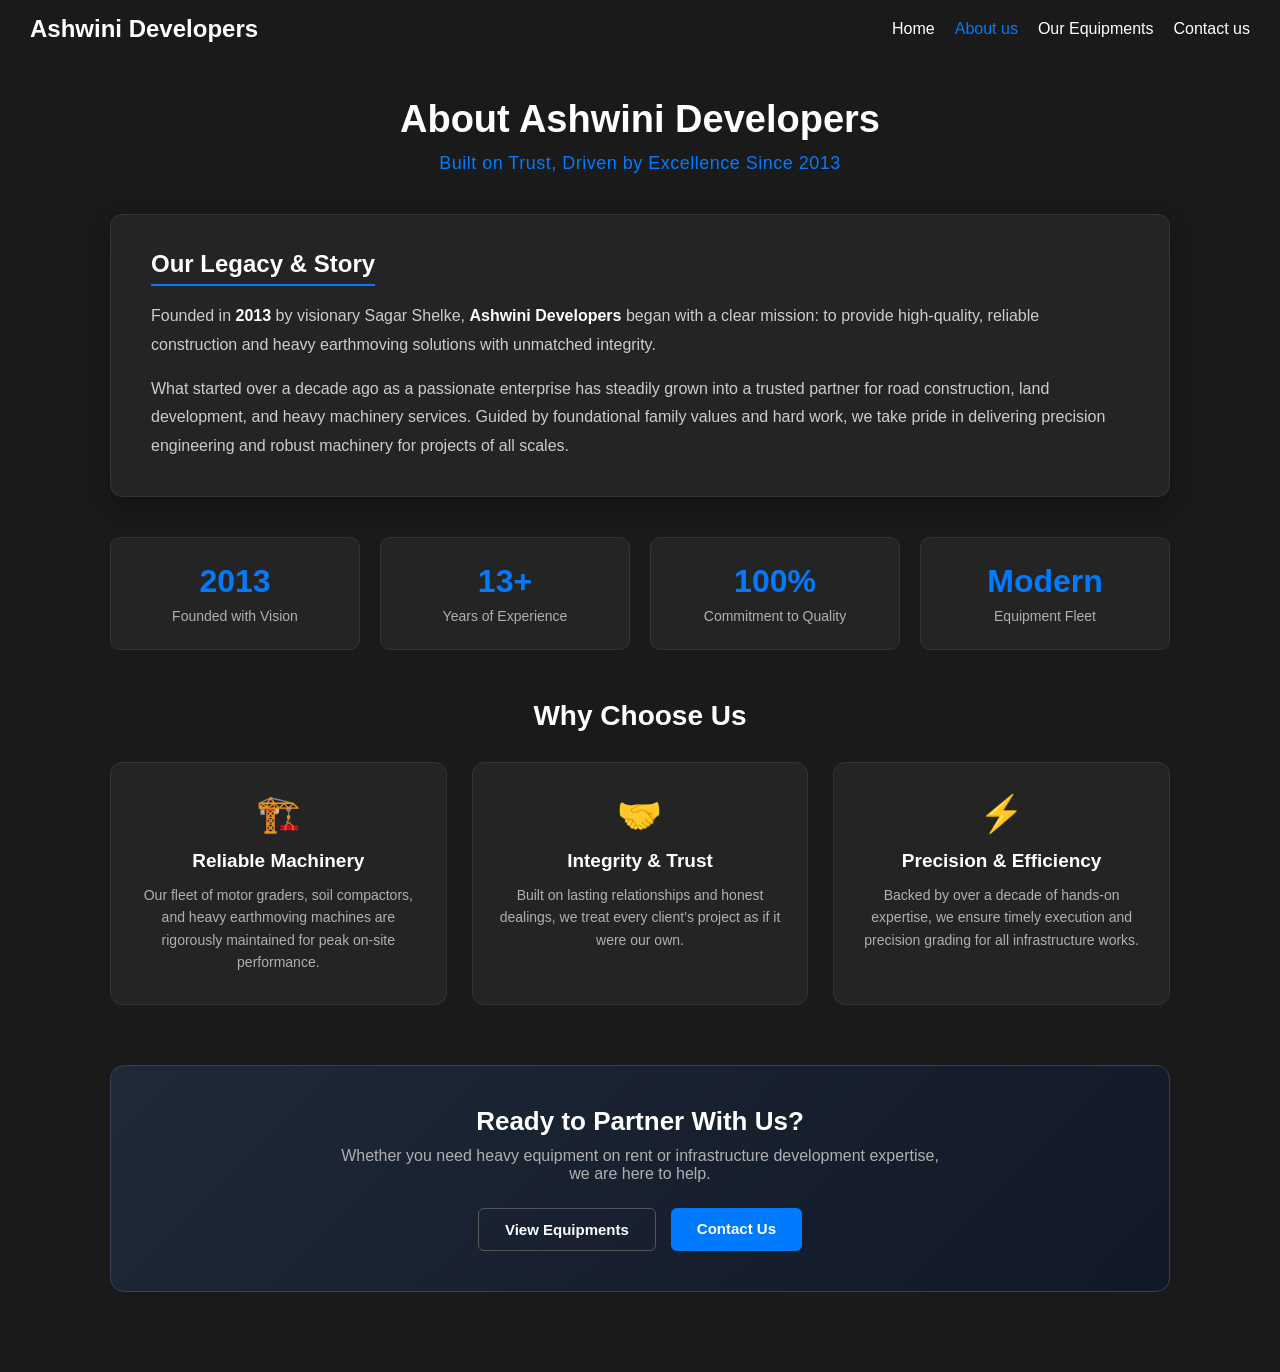
<file: aboutus.html>
<!DOCTYPE html>
<html lang="en">

<head>
    <meta charset="UTF-8">
    <meta name="viewport" content="width=device-width, initial-scale=1.0">
    <title>About Us - Ashwini Developers</title>
    <link rel="stylesheet" href="style.css">
</head>

<body style="background-color: #1a1a1a;">

   
    <header>
        <h1 class="Main-header">Ashwini Developers</h1>
        <nav class="index-nav-1">
            <a href="index.html">Home</a>
            <a href="aboutus.html" style="color: #007bff;">About us</a>
            <a href="Equipments.html">Our Equipments</a>
            <a href="contactus.html">Contact us</a>
        </nav>
    </header>

    
    <main class="about-container">
        
      
        <section class="about">
            <h2 class="about-title">About Ashwini Developers</h2>
            <p class="about-tag">Built on Trust, Driven by Excellence Since 2013</p>
        </section>

        <section class="story-section">
            <div class="story-content">
                <h3>Our Legacy & Story</h3>
                <p>
                    Founded in <strong>2013</strong> by visionary Sagar Shelke, <strong>Ashwini Developers</strong> began with a clear mission: to provide high-quality, reliable construction and heavy earthmoving solutions with unmatched integrity.
                </p>
                <p>
                    What started over a decade ago as a passionate enterprise has steadily grown into a trusted partner for road construction, land development, and heavy machinery services. Guided by foundational family values and hard work, we take pride in delivering precision engineering and robust machinery for projects of all scales.
                </p>
            </div>
        </section>

    
        <section class="stats-grid">
            <div class="stat-box">
                <h4>2013</h4>
                <p>Founded with Vision</p>
            </div>
            <div class="stat-box">
                <h4>13+</h4>
                <p>Years of Experience</p>
            </div>
            <div class="stat-box">
                <h4>100%</h4>
                <p>Commitment to Quality</p>
            </div>
            <div class="stat-box">
                <h4>Modern</h4>
                <p>Equipment Fleet</p>
            </div>
        </section>

   
        <section class="values-section">
            <h3 class="section-heading">Why Choose Us</h3>
            <div class="values-grid">
                
                <div class="value-card">
                    <div class="value-icon">🏗️</div>
                    <h4>Reliable Machinery</h4>
                    <p>Our fleet of motor graders, soil compactors, and heavy earthmoving machines are rigorously maintained for peak on-site performance.</p>
                </div>

                <div class="value-card">
                    <div class="value-icon">🤝</div>
                    <h4>Integrity & Trust</h4>
                    <p>Built on lasting relationships and honest dealings, we treat every client’s project as if it were our own.</p>
                </div>

                <div class="value-card">
                    <div class="value-icon">⚡</div>
                    <h4>Precision & Efficiency</h4>
                    <p>Backed by over a decade of hands-on expertise, we ensure timely execution and precision grading for all infrastructure works.</p>
                </div>

            </div>
        </section>

        <section class="about-cta">
            <h3>Ready to Partner With Us?</h3>
            <p>Whether you need heavy equipment on rent or infrastructure development expertise, we are here to help.</p>
            <div class="cta-buttons">
                <a href="Equipments.html" class="cta-btn secondary">View Equipments</a>
                <a href="contactus.html" class="cta-btn primary">Contact Us</a>
            </div>
        </section>

    </main>

</body>

</html>
</file>
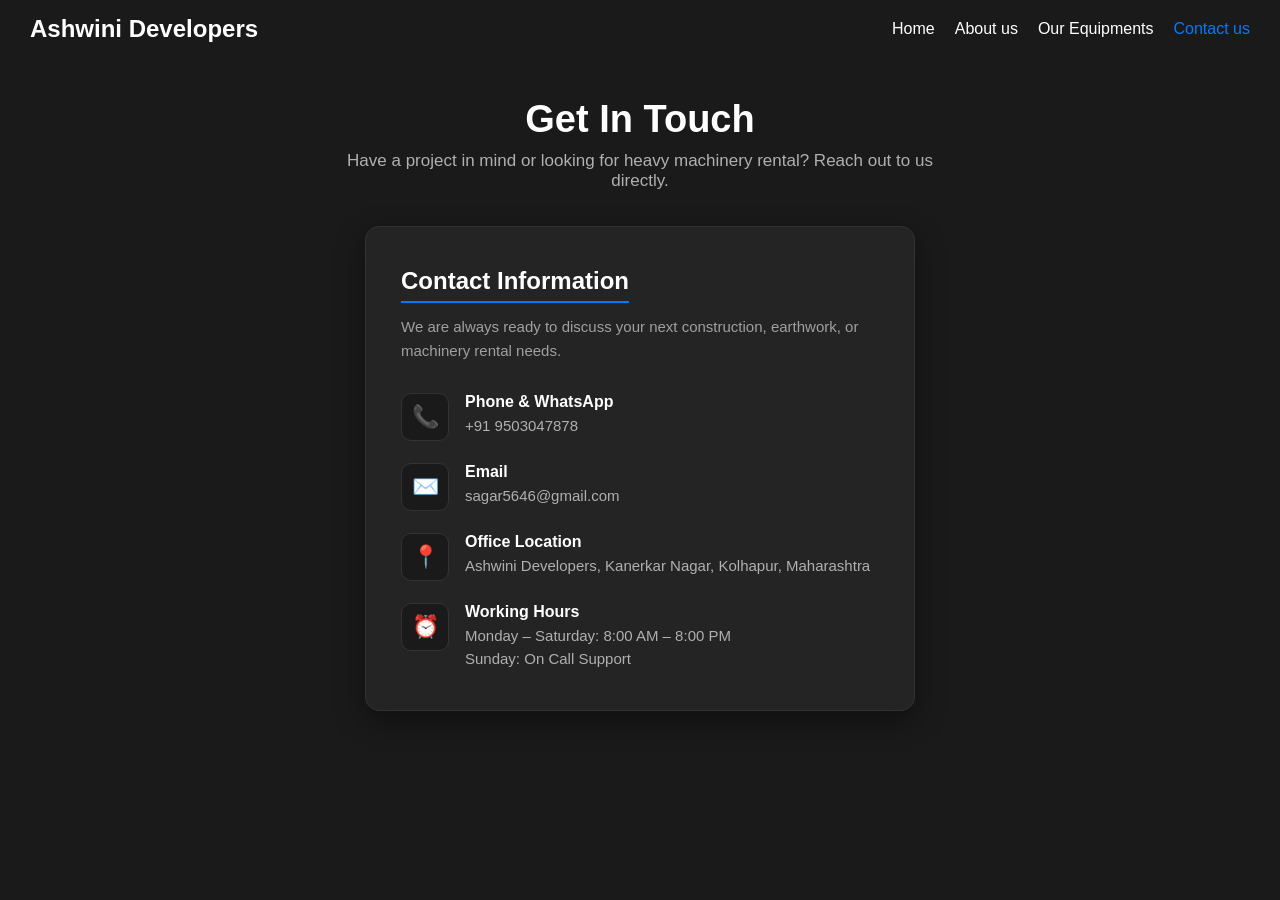
<file: contactus.html>
<!DOCTYPE html>
<html lang="en">

<head>
    <meta charset="UTF-8">
    <meta name="viewport" content="width=device-width, initial-scale=1.0">
    <title>Contact Us - Ashwini Developers</title>
    <link rel="stylesheet" href="style.css">
</head>

<body style="background-color: #1a1a1a;">

    <header>
        <h1 class="Main-header">Ashwini Developers</h1>
        <nav class="index-nav-1">
            <a href="index.html">Home</a>
            <a href="aboutus.html">About us</a>
            <a href="Equipments.html">Our Equipments</a>
            <a href="contactus.html" style="color: #007bff;">Contact us</a>
        </nav>
    </header>

    <main class="contact-container">

        <section class="contact">
            <h2 class="contact-title">Get In Touch</h2>
            <p class="contact-subtitle">Have a project in mind or looking for heavy machinery rental? Reach out to us directly.</p>
        </section>

        <div class="contact-center-wrapper">
            <div class="contact-info-card">
                <h3>Contact Information</h3>
                <p class="info-desc">We are always ready to discuss your next construction, earthwork, or machinery rental needs.</p>

                <div class="info-list">
                    <div class="info-item">
                        <div class="info-icon">📞</div>
                        <div>
                            <h4>Phone & WhatsApp</h4>
                            <p>+91 9503047878</p>
                        </div>
                    </div>

                    <div class="info-item">
                        <div class="info-icon">✉️</div>
                        <div>
                            <h4>Email</h4>
                            <p>sagar5646@gmail.com</p>
                        </div>
                    </div>

                    <div class="info-item">
                        <div class="info-icon">📍</div>
                        <div>
                            <h4>Office Location</h4>
                            <p>Ashwini Developers, Kanerkar Nagar, Kolhapur, Maharashtra</p>
                        </div>
                    </div>

                    <div class="info-item">
                        <div class="info-icon">⏰</div>
                        <div>
                            <h4>Working Hours</h4>
                            <p>Monday – Saturday: 8:00 AM – 8:00 PM<br>Sunday: On Call Support</p>
                        </div>
                    </div>
                </div>
            </div>
        </div>

    </main>

</body>

</html>
</file>
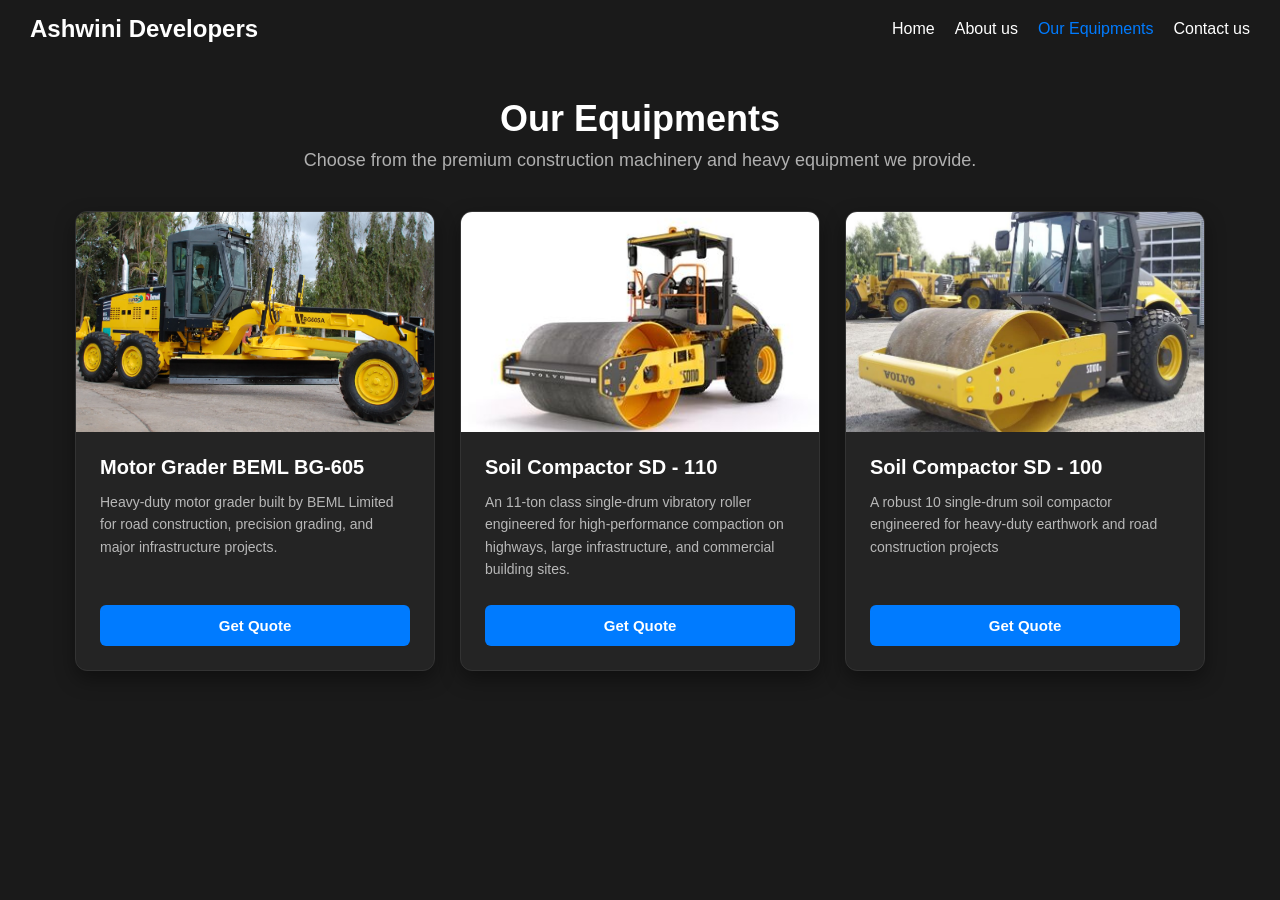
<file: Equipments.html>
<!DOCTYPE html>
<html lang="en">

<head>
    <meta charset="UTF-8">
    <meta name="viewport" content="width=device-width, initial-scale=1.0">
    <title>Our Equipments - Ashwini Developers</title>
    <link rel="stylesheet" href="style.css">
</head>

<body style="background-color: #1a1a1a;">

    <header>
        <h1 class="Main-header">Ashwini Developers</h1>
        <nav class="index-nav-1">
            <a href="index.html">Home</a>
            <a href="aboutus.html">About us</a>
            <a href="Equipments.html" style="color: #007bff;">Our Equipments</a>
            <a href="contactus.html">Contact us</a>
        </nav>
    </header>

    <main class="equip-desc">
        <h2 class="equip-heading">Our Equipments</h2>
        <p class="equip-p">
            Choose from the premium construction machinery and heavy equipment we provide.
        </p>

        <div class="equip-cards">
            
            <div class="card">
                <div class="card-img-container">
                    <img src="motorgrader.jpg" alt="Motor Grader" class="card-img">
                </div>
                <div class="card-content">
                    <h3 class="card-title">Motor Grader BEML BG-605</h3>
                    <p class="card-description">
                        Heavy-duty motor grader built by BEML Limited for road construction, precision grading, and major infrastructure projects.
                    </p>
                    <a href="contactus.html" class="quote-btn">Get Quote</a>
                </div>
            </div>

            <div class="card">
                <div class="card-img-container">
                    <img src="Soilcompactor.jpg" alt="Soil Compactor" class="card-img">
                </div>
                <div class="card-content">
                    <h3 class="card-title">Soil Compactor SD - 110</h3>
                    <p class="card-description">
                        An 11-ton class single-drum vibratory roller engineered for high-performance compaction on highways, large infrastructure, and commercial building sites.
                    </p>
                    <a href="contactus.html" class="quote-btn">Get Quote</a>
                </div>
            </div>

            <div class="card">
                <div class="card-img-container">
                    <img src="Soilcompactor100.jpg" alt="Soil Compactor" class="card-img">
                </div>
                <div class="card-content">
                    <h3 class="card-title">Soil Compactor SD - 100</h3>
                    <p class="card-description">
                    A robust 10 single-drum soil compactor engineered for heavy-duty earthwork and road construction projects
                    </p>
                    <a href="contactus.html" class="quote-btn">Get Quote</a>
                </div>
            </div>

        </div>
    </main>

</body>

</html>
</file>
<file: style.css>
* {
    margin: 0px;
    padding: 0px;
    box-sizing: border-box;
}

body {
    min-height: 100vh;
    font-family: Arial, sans-serif;
    overflow-x: hidden;
}

#bgvideo {
    position: fixed;
    top: 0;
    left: 0;
    width: 100%;
    height: 100%;
    object-fit: cover;
    z-index: -2;
}

.video-overlay {
    position: fixed;
    top: 0;
    left: 0;
    width: 100%;
    height: 100%;
    background: rgba(0, 0, 0, 0.55); 
    z-index: -1;
}

header {
    position: relative;
    z-index: 10;
    display: flex;
    justify-content: space-between;
    align-items: center;
    padding: 15px 30px;
    background: transparent;
}

.Main-header {
    color: white;
    font-size: 24px;
    font-weight: 600;
}

.index-nav-1 {
    display: flex;
    gap: 20px;
    align-items: center;
}

.index-nav-1 a {
    text-decoration: none;
    color: #ffffff;
    font-weight: 500;
    font-size: 16px;
    transition: color 0.3s;
}

.index-nav-1 a:hover {
    color: #007bff;
}

.Description {
    position: relative;
    z-index: 1;
    display: flex;
    flex-direction: column;
    align-items: center;
    justify-content: center;
    text-align: center;
    min-height: calc(100vh - 70px); 
    padding: 20px;
    color: #ffffff;
}

.Description h2 {
    font-size: 42px;
    margin-bottom: 15px;
    text-shadow: 2px 2px 8px rgba(0, 0, 0, 0.7);
}

.Description p {
    font-size: 18px;
    max-width: 650px;
    line-height: 1.6;
    margin-bottom: 25px;
    color: #e0e0e0;
}

.equip-desc {
    padding: 40px 20px 80px;
    text-align: center;
    color: #ffffff;
}

.equip-heading {
    font-size: 36px;
    margin-bottom: 10px;
}

.equip-p {
    font-size: 18px;
    color: #b0b0b0;
    margin-bottom: 40px;
}

.equip-cards {
    display: flex;
    justify-content: center;
    align-items: stretch;
    gap: 25px;
    flex-wrap: wrap;
    max-width: 1250px; 
    margin: 0 auto;
    padding: 0 10px;
}

.card {
    background-color: #242424;
    border-radius: 12px;
    overflow: hidden;
    flex: 1 1 300px;   
    max-width: 360px;  
    display: flex;
    flex-direction: column;
    box-shadow: 0 8px 20px rgba(0, 0, 0, 0.4);
    border: 1px solid #333333;
    transition: transform 0.3s ease, box-shadow 0.3s ease;
}

.card:hover {
    transform: translateY(-8px);
    box-shadow: 0 12px 25px rgba(0, 123, 255, 0.25);
    border-color: #007bff;
}

.card-img-container {
    width: 100%;
    height: 220px;
    overflow: hidden;
    background-color: #1a1a1a;
}

.card-img {
    width: 100%;
    height: 100%;
    object-fit: cover;
    transition: transform 0.4s ease;
}

.card:hover .card-img {
    transform: scale(1.05);
}

.card-content {
    padding: 24px;
    display: flex;
    flex-direction: column;
    flex-grow: 1;
    text-align: left;
}

.card-title {
    font-size: 20px;
    font-weight: 600;
    color: #ffffff;
    margin-bottom: 12px;
}

.card-description {
    font-size: 14px;
    line-height: 1.6;
    color: #b8b8b8;
    margin-bottom: 24px;
    flex-grow: 1;
}

.quote-btn {
    display: block;
    text-align: center;
    padding: 12px;
    background-color: #007bff;
    color: #ffffff;
    text-decoration: none;
    font-weight: 600;
    font-size: 15px;
    border-radius: 6px;
    transition: background-color 0.3s ease, transform 0.2s ease;
}

.quote-btn:hover {
    background-color: #0056b3;
    transform: translateY(-2px);
}

.about-container {
    max-width: 1100px;
    margin: 0 auto;
    padding: 40px 20px 80px;
    color: #ffffff;
}

.about {
    text-align: center;
    margin-bottom: 40px;
}

.about-title {
    font-size: 38px;
    font-weight: 700;
    margin-bottom: 12px;
}

.about-tag {
    font-size: 18px;
    color: #007bff;
    font-weight: 500;
    letter-spacing: 0.5px;
}

.story-section {
    background-color: #242424;
    border-radius: 12px;
    padding: 35px 40px;
    border: 1px solid #333333;
    margin-bottom: 40px;
    box-shadow: 0 8px 24px rgba(0, 0, 0, 0.3);
}

.story-content h3 {
    font-size: 24px;
    color: #ffffff;
    margin-bottom: 16px;
    border-bottom: 2px solid #007bff;
    display: inline-block;
    padding-bottom: 6px;
}

.story-content p {
    font-size: 16px;
    line-height: 1.8;
    color: #cccccc;
    margin-bottom: 15px;
}

.story-content p:last-child {
    margin-bottom: 0;
}

.story-content strong {
    color: #ffffff;
}

.stats-grid {
    display: grid;
    grid-template-columns: repeat(auto-fit, minmax(200px, 1fr));
    gap: 20px;
    margin-bottom: 50px;
}

.stat-box {
    background-color: #242424;
    border: 1px solid #333333;
    border-radius: 10px;
    padding: 25px 20px;
    text-align: center;
    transition: transform 0.3s ease, border-color 0.3s ease;
}

.stat-box:hover {
    transform: translateY(-5px);
    border-color: #007bff;
}

.stat-box h4 {
    font-size: 32px;
    font-weight: 700;
    color: #007bff;
    margin-bottom: 8px;
}

.stat-box p {
    font-size: 14px;
    color: #b0b0b0;
    font-weight: 500;
}

.values-section {
    margin-bottom: 60px;
}

.section-heading {
    text-align: center;
    font-size: 28px;
    margin-bottom: 30px;
}

.values-grid {
    display: grid;
    grid-template-columns: repeat(auto-fit, minmax(260px, 1fr));
    gap: 25px;
}

.value-card {
    background-color: #242424;
    border: 1px solid #333333;
    border-radius: 12px;
    padding: 30px 25px;
    text-align: center;
    transition: transform 0.3s ease, box-shadow 0.3s ease;
}

.value-card:hover {
    transform: translateY(-6px);
    box-shadow: 0 10px 25px rgba(0, 123, 255, 0.2);
    border-color: #007bff;
}

.value-icon {
    font-size: 36px;
    margin-bottom: 15px;
}

.value-card h4 {
    font-size: 19px;
    color: #ffffff;
    margin-bottom: 12px;
}

.value-card p {
    font-size: 14px;
    line-height: 1.6;
    color: #b0b0b0;
}

.about-cta {
    background: linear-gradient(135deg, #1f2937, #111827);
    border: 1px solid #374151;
    border-radius: 14px;
    padding: 40px 30px;
    text-align: center;
}

.about-cta h3 {
    font-size: 26px;
    margin-bottom: 10px;
}

.about-cta p {
    font-size: 16px;
    color: #b0b0b0;
    max-width: 600px;
    margin: 0 auto 25px;
}

.cta-buttons {
    display: flex;
    justify-content: center;
    gap: 15px;
    flex-wrap: wrap;
}

.cta-btn {
    padding: 12px 26px;
    border-radius: 6px;
    text-decoration: none;
    font-weight: 600;
    font-size: 15px;
    transition: all 0.3s ease;
}

.cta-btn.primary {
    background-color: #007bff;
    color: #ffffff;
}

.cta-btn.primary:hover {
    background-color: #0056b3;
    transform: translateY(-2px);
}

.cta-btn.secondary {
    background-color: transparent;
    color: #ffffff;
    border: 1px solid #555555;
}

.cta-btn.secondary:hover {
    border-color: #007bff;
    color: #007bff;
    transform: translateY(-2px);
}

.contact-container {
    max-width: 1150px;
    margin: 0 auto;
    padding: 40px 20px 80px;
    color: #ffffff;
}

.contact {
    text-align: center;
    margin-bottom: 35px;
}

.contact-title {
    font-size: 38px;
    font-weight: 700;
    margin-bottom: 10px;
}

.contact-subtitle {
    font-size: 17px;
    color: #b0b0b0;
    max-width: 600px;
    margin: 0 auto;
}

.contact-center-wrapper {
    display: flex;
    justify-content: center;
    align-items: center;
    width: 100%;
}

.contact-info-card {
    background-color: #242424;
    border: 1px solid #333333;
    border-radius: 14px;
    padding: 40px 35px;
    max-width: 550px;
    width: 100%;
    box-shadow: 0 10px 30px rgba(0, 0, 0, 0.4);
    text-align: left;
}

.contact-info-card h3 {
    font-size: 24px;
    margin-bottom: 12px;
    color: #ffffff;
    border-bottom: 2px solid #007bff;
    display: inline-block;
    padding-bottom: 6px;
}

.info-desc {
    font-size: 15px;
    color: #a0a0a0;
    line-height: 1.6;
    margin-bottom: 30px;
}

.info-list {
    display: flex;
    flex-direction: column;
    gap: 22px;
}

.info-item {
    display: flex;
    align-items: flex-start;
    gap: 16px;
    word-break: break-word;
}

.info-icon {
    font-size: 22px;
    background-color: #1a1a1a;
    width: 48px;
    height: 48px;
    display: flex;
    align-items: center;
    justify-content: center;
    border-radius: 10px;
    border: 1px solid #333333;
    flex-shrink: 0;
}

.info-item h4 {
    font-size: 16px;
    color: #ffffff;
    margin-bottom: 4px;
}

.info-item p, .info-item a {
    font-size: 15px;
    color: #b0b0b0;
    text-decoration: none;
    line-height: 1.5;
    transition: color 0.3s;
}

.info-item a:hover {
    color: #007bff;
}

@media (max-width: 768px) {
    header {
        flex-direction: column;
        gap: 15px;
        padding: 15px 20px;
        text-align: center;
    }

    .Main-header {
        font-size: 22px;
    }

    .index-nav-1 {
        flex-wrap: wrap;
        justify-content: center;
        gap: 15px;
    }

    .index-nav-1 a {
        font-size: 15px;
        padding: 4px 8px;
    }

    .Description h2 {
        font-size: 30px;
    }

    .Description p {
        font-size: 16px;
    }

    .equip-heading, .about-title, .contact-title {
        font-size: 28px;
    }

    .equip-p, .about-tagline, .contact-subtitle {
        font-size: 16px;
    }

    .story-section {
        padding: 25px 20px;
    }

    .stats-grid {
        grid-template-columns: repeat(2, 1fr);
        gap: 15px;
    }

    .contact-info-card {
        padding: 30px 20px;
    }
}

@media (max-width: 480px) {
    header {
        padding: 12px 10px;
    }

    .Main-header {
        font-size: 20px;
    }

    .index-nav-1 {
        gap: 10px;
    }

    .index-nav-1 a {
        font-size: 14px;
    }

    .Description h2 {
        font-size: 25px;
    }

    .Description p {
        font-size: 15px;
        padding: 0 5px;
    }

    .card {
        flex: 1 1 100%;
        max-width: 100%;
    }

    .card-img-container {
        height: 190px;
    }

    .card-content {
        padding: 18px 15px;
    }

    .card-title {
        font-size: 18px;
    }

    .stats-grid {
        grid-template-columns: 1fr 1fr;
        gap: 10px;
    }

    .stat-box {
        padding: 15px 10px;
    }

    .stat-box h4 {
        font-size: 24px;
    }

    .stat-box p {
        font-size: 12px;
    }

    .values-grid {
        grid-template-columns: 1fr;
    }

    .cta-buttons {
        flex-direction: column;
        width: 100%;
    }

    .cta-btn {
        width: 100%;
        text-align: center;
        display: block;
    }

    .contact-info-card {
        padding: 24px 16px;
    }

    .info-icon {
        width: 40px;
        height: 40px;
        font-size: 18px;
    }

    .info-item h4 {
        font-size: 15px;
    }

    .info-item p, .info-item a {
        font-size: 13.5px;
    }
}

@view-transition{
    navigation : auto;
}
</file>
